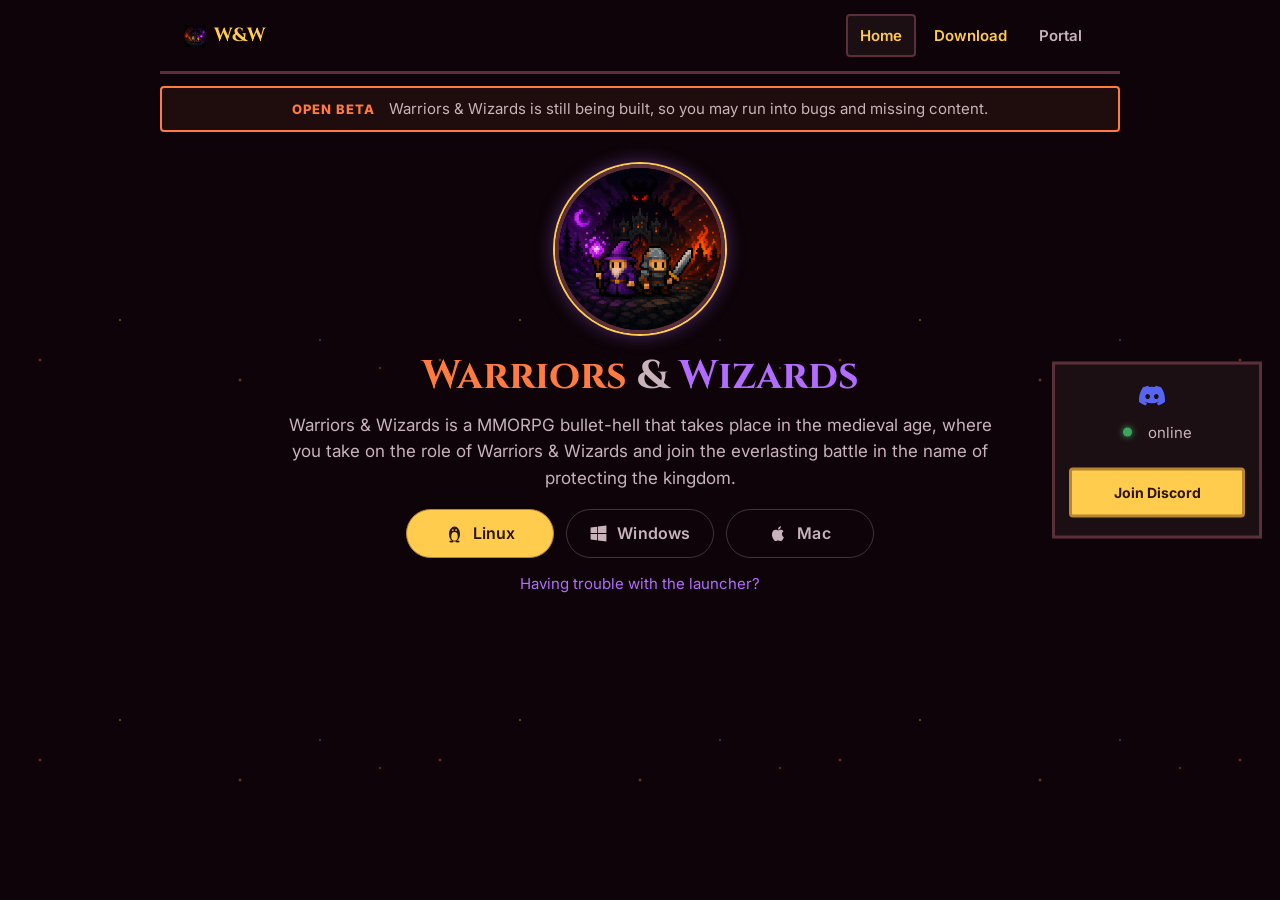
<file: index.html>
<!DOCTYPE html>
<html lang="en">
<head>
<meta charset="UTF-8">
<meta name="viewport" content="width=device-width, initial-scale=1.0">
<title>Warriors &amp; Wizards</title>
<meta name="description" content="Warriors &amp; Wizards is a free online action RPG. Download the launcher for Windows, Mac or Linux.">
<link rel="icon" href="assets/favicon-32.png" type="image/png" sizes="32x32">
<link rel="apple-touch-icon" href="assets/favicon-192.png">
<link rel="preconnect" href="https://fonts.googleapis.com">
<link rel="preconnect" href="https://fonts.gstatic.com" crossorigin>
<link href="https://fonts.googleapis.com/css2?family=Cinzel:wght@700&family=Inter:wght@400;600;700;800&display=swap" rel="stylesheet">
<link rel="stylesheet" href="css/style.css">
</head>
<body>

<div class="embers"></div>

<nav class="site-nav" aria-label="Site">
  <a class="nav-brand" href="/"><img src="assets/favicon-32.png" alt="" width="22" height="22"> W&amp;W</a>
  <div class="nav-links">
    <a href="/" class="nav-link is-current">Home</a>
    <a href="/download/" class="nav-link nav-download">Download</a>
    <a href="https://portal.warriorsandwizards.com" class="nav-link">Portal</a>
  </div>
</nav>

<div class="beta-banner" role="note">
  <strong>OPEN BETA</strong> Warriors &amp; Wizards is still being built, so you may run into bugs and missing content.
</div>

<main>
  <section class="hero">
    <div class="hero-art-wrap">
      <img class="hero-art" src="assets/hero-art.png" alt="Warriors &amp; Wizards key art: a wizard and a warrior stand before a burning castle under a purple moon">
    </div>
    <div class="hero-text">
      <h1 class="game-title"><span class="t-war">Warriors</span> <span class="amp">&amp;</span> <span class="t-wiz">Wizards</span></h1>
      <p class="tagline">Warriors &amp; Wizards is a MMORPG bullet-hell that takes place in the medieval age, where you take on the role of Warriors &amp; Wizards and join the everlasting battle in the name of protecting the kingdom.</p>
      <div class="cta-row" id="downloads" aria-label="Download the game">
        <a class="btn btn-primary btn-os" id="dl-windows" title="Download for Windows" aria-label="Download for Windows" href="/downloads/WaW-Installer.exe">
          <svg viewBox="0 0 24 24" aria-hidden="true"><path fill="currentColor" d="M2 4.5 10.2 3.4v8.1H2zM11.2 3.2 22 1.8v9.7H11.2zM2 12.5h8.2v8.1L2 19.5zM11.2 12.5H22v9.7l-10.8-1.4z"/></svg>
          <span>Windows</span>
        </a>
        <a class="btn btn-primary btn-os" id="dl-linux" title="Download for Linux" aria-label="Download for Linux" href="/downloads/WaW-Installer-linux.tar.gz">
          <svg viewBox="0 0 24 24" aria-hidden="true"><defs><mask id="tux-cut"><rect width="24" height="24" fill="#fff"/><ellipse cx="12" cy="15.6" rx="4.1" ry="5.6" fill="#000"/><circle cx="10" cy="7.6" r="1.1" fill="#000"/><circle cx="14" cy="7.6" r="1.1" fill="#000"/></mask></defs><ellipse cx="12" cy="12.6" rx="7" ry="9.4" fill="currentColor" mask="url(#tux-cut)"/><ellipse cx="8.2" cy="22.2" rx="2.7" ry="1.3" fill="currentColor"/><ellipse cx="15.8" cy="22.2" rx="2.7" ry="1.3" fill="currentColor"/></svg>
          <span>Linux</span>
        </a>
        <a class="btn btn-primary btn-os" id="dl-mac" title="Download for Mac" aria-label="Download for Mac" href="/downloads/WaW-Mac.zip">
          <svg viewBox="0 0 24 24" aria-hidden="true"><path fill="currentColor" d="M16.4 12.6c0-2.3 1.9-3.4 2-3.5-1.1-1.6-2.8-1.8-3.4-1.8-1.4-.1-2.8.9-3.5.9-.7 0-1.9-.9-3.1-.8-1.6 0-3.1.9-3.9 2.4-1.7 2.9-.4 7.2 1.2 9.5.8 1.1 1.7 2.4 2.9 2.3 1.2 0 1.6-.7 3-.7s1.8.7 3.1.7c1.3 0 2.1-1.1 2.8-2.3.9-1.3 1.3-2.6 1.3-2.6s-2.4-1-2.4-4.1zM14.1 5.6c.6-.8 1.1-1.8 1-2.9-.9 0-2.1.6-2.7 1.4-.6.7-1.1 1.8-1 2.8 1 .1 2.1-.5 2.7-1.3z"/></svg>
          <span>Mac</span>
        </a>
      </div>
      <p class="hint"><a href="/download/#faq">Having trouble with the launcher?</a></p>
      <p class="hint" id="alt-hint" hidden></p>
    </div>
  </section>

</main>

<aside class="side-ad">
    <div id="discord-card" class="discord-card" hidden>
      <div class="discord-head">
        <svg class="discord-icon" viewBox="0 0 127.14 96.36" aria-hidden="true">
          <path fill="currentColor" d="M107.7,8.07A105.15,105.15,0,0,0,81.47,0a72.06,72.06,0,0,0-3.36,6.83A97.68,97.68,0,0,0,49,6.83,72.37,72.37,0,0,0,45.64,0,105.89,105.89,0,0,0,19.39,8.09C2.79,32.65-1.71,56.6.54,80.21h0A105.73,105.73,0,0,0,32.71,96.36,77.7,77.7,0,0,0,39.6,85.25a68.42,68.42,0,0,1-10.85-5.18c.91-.66,1.8-1.34,2.66-2a75.57,75.57,0,0,0,64.32,0c.87.71,1.76,1.39,2.66,2a68.68,68.68,0,0,1-10.87,5.19,77,77,0,0,0,6.89,11.1A105.25,105.25,0,0,0,126.6,80.22h0C129.24,52.84,122.09,29.11,107.7,8.07ZM42.45,65.69C36.18,65.69,31,60,31,53s5-12.74,11.43-12.74S54,46,53.89,53,48.84,65.69,42.45,65.69Zm42.24,0C78.41,65.69,73.25,60,73.25,53s5-12.74,11.44-12.74S96.23,46,96.12,53,91.08,65.69,84.69,65.69Z"/>
        </svg>
        <span id="discord-name" class="discord-name"></span>
      </div>
      <div class="discord-status">
        <span class="online-dot"></span>
        <span id="discord-online"></span> online
      </div>
      <div id="discord-avatars" class="discord-avatars"></div>
      <a id="discord-join" class="btn btn-primary" href="#" target="_blank" rel="noopener">Join Discord</a>
    </div>
</aside>

<script src="js/os.js"></script>
<script src="js/script.js"></script>
</body>
</html>
</file>
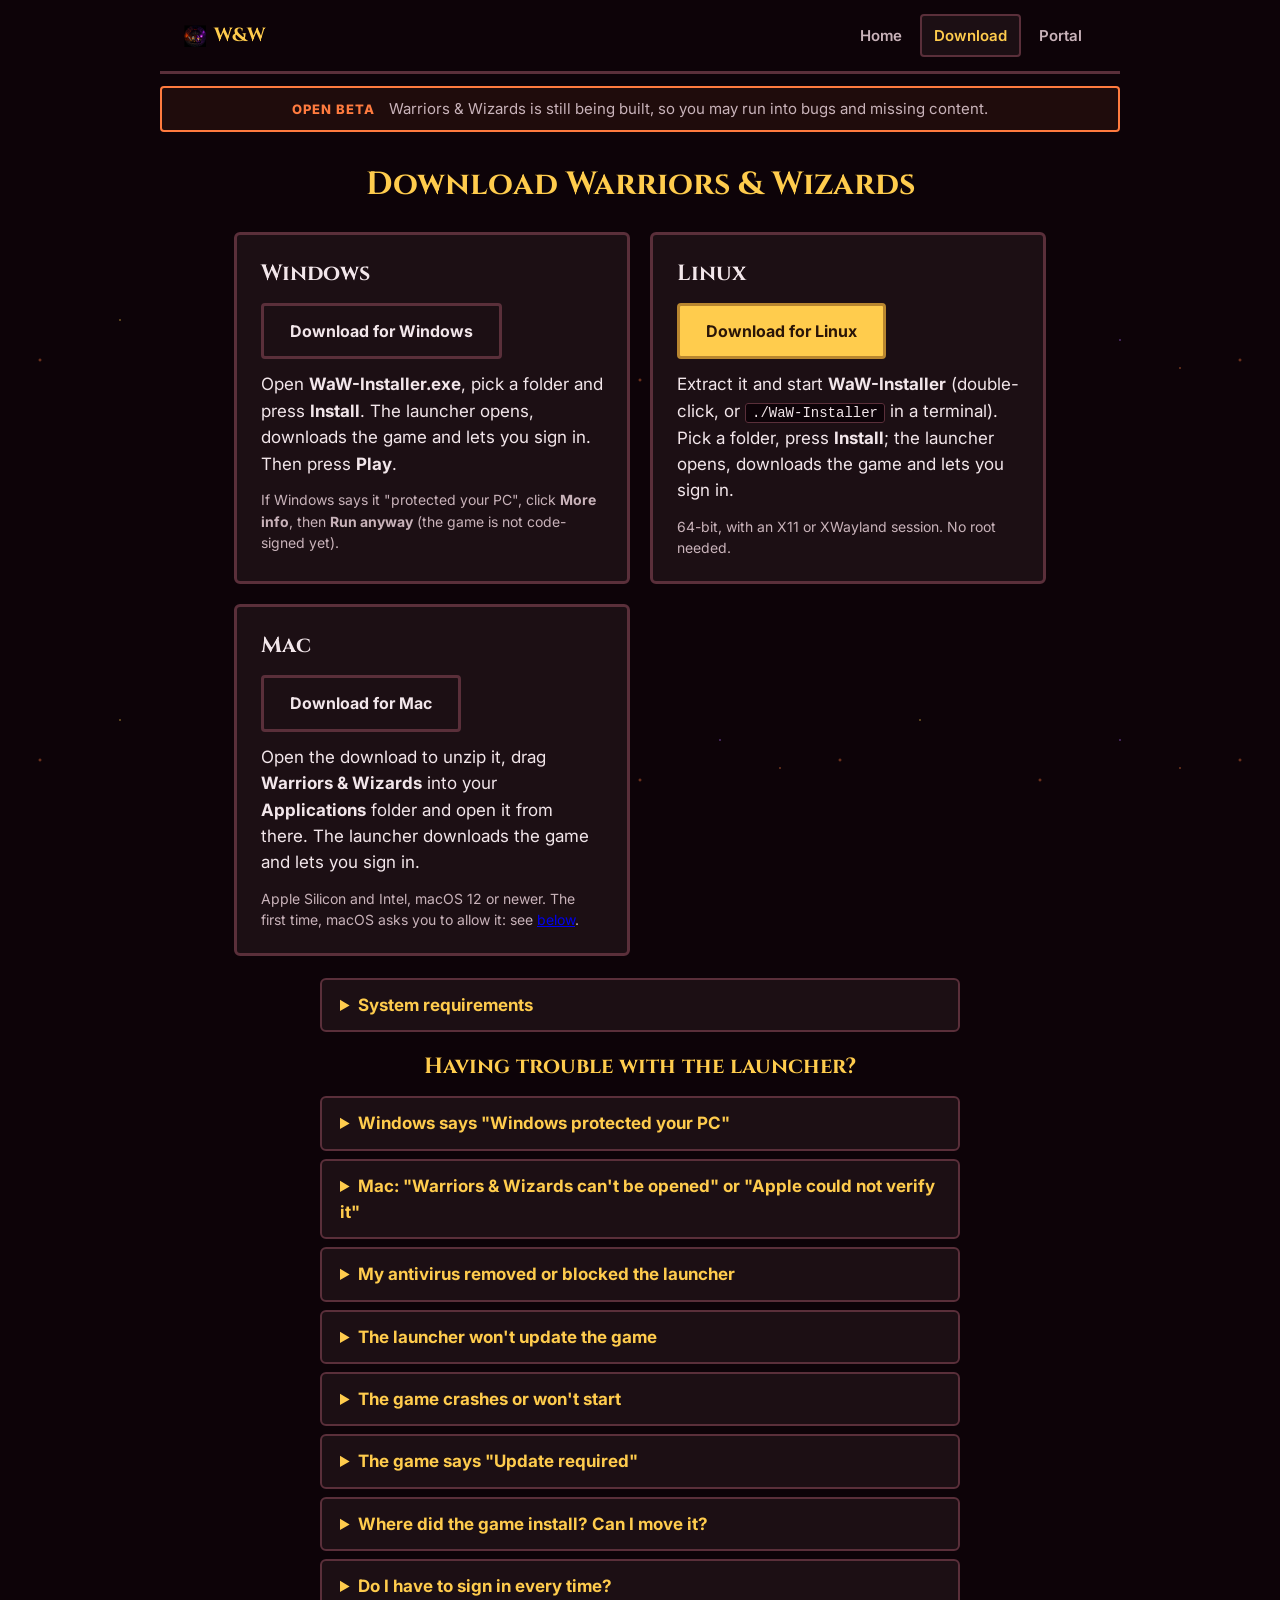
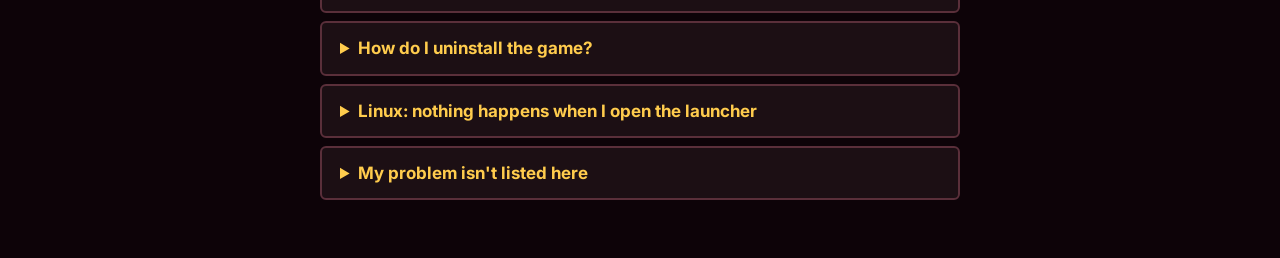
<file: download/index.html>
<!DOCTYPE html>
<html lang="en">
<head>
<meta charset="UTF-8">
<meta name="viewport" content="width=device-width, initial-scale=1.0">
<title>Download - Warriors &amp; Wizards</title>
<meta name="description" content="Download the Warriors &amp; Wizards launcher for Windows, Mac or Linux.">
<link rel="icon" href="../assets/favicon-32.png" type="image/png" sizes="32x32">
<link rel="apple-touch-icon" href="../assets/favicon-192.png">
<link rel="preconnect" href="https://fonts.googleapis.com">
<link rel="preconnect" href="https://fonts.gstatic.com" crossorigin>
<link href="https://fonts.googleapis.com/css2?family=Cinzel:wght@700&family=Inter:wght@400;600;700;800&display=swap" rel="stylesheet">
<link rel="stylesheet" href="../css/style.css">
</head>
<body>

<div class="embers"></div>

<nav class="site-nav" aria-label="Site">
  <a class="nav-brand" href="/"><img src="../assets/favicon-32.png" alt="" width="22" height="22"> W&amp;W</a>
  <div class="nav-links">
    <a href="/" class="nav-link">Home</a>
    <a href="/download/" class="nav-link nav-download is-current">Download</a>
    <a href="https://portal.warriorsandwizards.com" class="nav-link">Portal</a>
  </div>
</nav>

<div class="beta-banner" role="note">
  <strong>OPEN BETA</strong> Warriors &amp; Wizards is still being built, so you may run into bugs and missing content.
</div>

<main class="page">
  <h1 class="page-title">Download Warriors &amp; Wizards</h1>

  <div class="cards">
    <section class="card">
      <h2 class="card-title">Windows</h2>
      <a class="btn btn-primary" id="dl-windows" href="/downloads/WaW-Installer.exe">Download for Windows</a>
      <p>Open <strong>WaW-Installer.exe</strong>, pick a folder and press <strong>Install</strong>. The launcher opens, downloads the game and lets you sign in. Then press <strong>Play</strong>.</p>
      <p class="fine">If Windows says it "protected your PC", click <strong>More info</strong>, then <strong>Run anyway</strong> (the game is not code-signed yet).</p>
    </section>

    <section class="card">
      <h2 class="card-title">Linux</h2>
      <a class="btn btn-primary" id="dl-linux" href="/downloads/WaW-Installer-linux.tar.gz">Download for Linux</a>
      <p>Extract it and start <strong>WaW-Installer</strong> (double-click, or <code>./WaW-Installer</code> in a terminal). Pick a folder, press <strong>Install</strong>; the launcher opens, downloads the game and lets you sign in.</p>
      <p class="fine">64-bit, with an X11 or XWayland session. No root needed.</p>
    </section>

    <section class="card">
      <h2 class="card-title">Mac</h2>
      <a class="btn btn-primary" id="dl-mac" href="/downloads/WaW-Mac.zip">Download for Mac</a>
      <p>Open the download to unzip it, drag <strong>Warriors &amp; Wizards</strong> into your <strong>Applications</strong> folder and open it from there. The launcher downloads the game and lets you sign in.</p>
      <p class="fine">Apple Silicon and Intel, macOS 12 or newer. The first time, macOS asks you to allow it: see <a href="#faq-mac">below</a>.</p>
    </section>
  </div>

  <details class="reqs">
    <summary>System requirements</summary>
    <ul>
      <li><strong>Windows:</strong> 64-bit Windows 10 or 11.</li>
      <li><strong>Mac:</strong> macOS 12 Monterey or newer, Apple Silicon (M1 and later) or Intel.</li>
      <li><strong>Linux:</strong> 64-bit, X11 or XWayland, Mesa 19+ or the NVIDIA driver.</li>
      <li><strong>Graphics:</strong> OpenGL 3.3, which is almost anything from the last 15 years (every Mac, older laptops included).</li>
      <li><strong>Space:</strong> about 150 MB. <strong>Memory:</strong> 4 GB.</li>
    </ul>
  </details>

  <section class="faq" id="faq">
    <h2 class="faq-title">Having trouble with the launcher?</h2>

    <details class="reqs">
      <summary>Windows says "Windows protected your PC"</summary>
      <p>The launcher isn't code-signed yet, so Windows doesn't recognise it. Click <strong>More info</strong>, then <strong>Run anyway</strong>. You only have to do this once.</p>
    </details>

    <details class="reqs" id="faq-mac">
      <summary>Mac: "Warriors &amp; Wizards can't be opened" or "Apple could not verify it"</summary>
      <p>The launcher isn't signed with an Apple developer certificate yet, so macOS asks you to allow it once. Try to open it, press <strong>Done</strong>, then open <strong>System Settings &gt; Privacy &amp; Security</strong>, scroll down to <strong>Warriors &amp; Wizards was blocked</strong> and press <strong>Open Anyway</strong>. On macOS 14 or older you can also right-click the app and choose <strong>Open</strong>. You only have to do this once.</p>
      <p>Open it from your <strong>Applications</strong> folder, not straight from Downloads: macOS runs apps from Downloads in a read-only copy, and the launcher can't update itself there.</p>
    </details>

    <details class="reqs">
      <summary>My antivirus removed or blocked the launcher</summary>
      <p>Unsigned programs sometimes get flagged. Restore <strong>WaW-Installer.exe</strong> or <strong>WaWLauncher.exe</strong> from your antivirus's quarantine and allow the folder you installed the game in, then start the launcher again.</p>
    </details>

    <details class="reqs">
      <summary>The launcher won't update the game</summary>
      <p>The launcher looks for updates every time you open it and again when you press <strong>PLAY</strong>. When one is out, the big button says <strong>UPDATE</strong>. It can't replace the game's files while the game is running: close the game, then press <strong>UPDATE</strong> again.</p>
    </details>

    <details class="reqs">
      <summary>The game crashes or won't start</summary>
      <p>Press <strong>Repair</strong> in the launcher. It checks every game file and downloads again any that are missing or damaged. Your settings are kept.</p>
    </details>

    <details class="reqs">
      <summary>The game says "Update required"</summary>
      <p>A new version came out while you were playing. Close the game and start it from the launcher, which downloads the update first.</p>
    </details>

    <details class="reqs">
      <summary>Where did the game install? Can I move it?</summary>
      <p>The launcher goes in the folder you picked the first time, and the game goes in a <strong>Game</strong> folder inside it. To move it, move the whole folder, launcher included, and update your shortcuts.</p>
      <p>On a Mac the launcher is the app in <strong>Applications</strong>, and the game lives in <strong>~/Library/Application Support/Warriors and Wizards</strong>.</p>
    </details>

    <details class="reqs">
      <summary>Do I have to sign in every time?</summary>
      <p>No. Tick <strong>Remember me on this PC</strong> when you sign in, and the launcher keeps you signed in. It never stores your password, only a sign-in key that stops working after 30 days without use, or as soon as you press <strong>Sign out</strong>. <strong>PLAY</strong> opens the game already signed in.</p>
    </details>

    <details class="reqs">
      <summary>How do I uninstall the game?</summary>
      <p>On Windows, open <strong>Settings &gt; Apps</strong>, find <strong>Warriors &amp; Wizards</strong> and choose <strong>Uninstall</strong>, or press <strong>Uninstall</strong> at the bottom of the launcher (that one works on Linux and Mac too). On a Mac, then drag <strong>Warriors &amp; Wizards</strong> from Applications to the Bin. Your account and characters stay safe on the server.</p>
    </details>

    <details class="reqs">
      <summary>Linux: nothing happens when I open the launcher</summary>
      <p>Open a terminal in the extracted folder and run <code>chmod +x WaW-Installer</code>, then <code>./WaW-Installer</code> (for the installed launcher: <code>./WaWLauncher</code> in its folder). If it still won't start, the terminal shows why. The launcher needs an X11 or XWayland session.</p>
    </details>

    <details class="reqs">
      <summary>My problem isn't listed here</summary>
      <p>Tell us on <a href="https://discord.gg/DwPCmEFkQe" target="_blank" rel="noopener">Discord</a> what you saw and which system you're on.</p>
    </details>
  </section>

</main>

<script src="../js/os.js"></script>
</body>
</html>
</file>
<file: css/style.css>
/* Fonts (2026-09-22): the pixel fonts (Press Start 2P / VT323) were hard to read at small sizes; titles are Cinzel now, everything
   else Inter. */
:root {
  --bg: #0d0308;
  --panel: #1c0f14;
  --border: #5a2f3a;
  --gold: #ffcc4d;
  --purple: #b26cff;
  --ember: #ff7b3f;
  --text: #f2e6ea;
  --text-dim: #c9b3ba;
  --font-display: 'Cinzel', Georgia, serif;
  --font-ui: 'Inter', system-ui, -apple-system, 'Segoe UI', Roboto, sans-serif;
}

* { box-sizing: border-box; }

body {
  margin: 0;
  background: var(--bg);
  color: var(--text);
  font-family: var(--font-ui);
  font-size: 17px;
  line-height: 1.55;
  overflow-x: hidden;
}

/* drifting ember particles for atmosphere */
.embers {
  position: fixed;
  inset: 0;
  z-index: -1;
  pointer-events: none;
  background-image:
    radial-gradient(2px 2px at 10% 90%, var(--ember), transparent),
    radial-gradient(1.5px 1.5px at 30% 80%, var(--gold), transparent),
    radial-gradient(2px 2px at 60% 95%, var(--ember), transparent),
    radial-gradient(1.5px 1.5px at 80% 85%, var(--purple), transparent),
    radial-gradient(1.5px 1.5px at 95% 92%, var(--ember), transparent);
  background-repeat: repeat;
  background-size: 400px 400px;
  animation: drift 14s linear infinite;
  opacity: 0.6;
}
@keyframes drift {
  from { background-position: 0 0; }
  to { background-position: 0 -400px; }
}

.hero {
  display: flex;
  flex-direction: column;
  align-items: center;
  text-align: center;
  gap: 18px;
  max-width: 760px;
  margin: 0 auto;
  padding: 32px 24px 12px;
}
.hero-text {
  max-width: 100%;
}
.game-title {
  font-family: var(--font-display);
  font-weight: 700;
  font-size: 40px;
  line-height: 1.2;
  margin: 0 0 12px;
}
.t-war { color: var(--ember); }
.t-wiz { color: var(--purple); }
.amp { color: var(--text-dim); }
.hero-art-wrap {
  flex: 0 0 auto;
  width: 170px;
  height: 170px;
  border-radius: 50%;
  overflow: hidden;
  border: 4px solid var(--border);
  box-shadow: 0 0 0 2px var(--gold), 0 0 20px rgba(178, 108, 255, 0.45);
}
.hero-art {
  width: 100%;
  height: 100%;
  object-fit: cover;
  display: block;
}

.tagline {
  font-size: 17px;
  line-height: 1.55;
  color: var(--text-dim);
  margin: 0 0 18px;
}
.tagline:last-child {
  margin-bottom: 0;
}

.discord-card {
  display: inline-flex;
  flex-direction: column;
  align-items: center;
  gap: 14px;
  background: var(--panel);
  border: 3px solid var(--border);
  padding: 22px 28px;
}
.discord-head {
  display: flex;
  align-items: center;
  gap: 10px;
}
.discord-icon {
  width: 26px;
  height: 26px;
  color: #5865f2;
}
.discord-name {
  font-weight: 700;
  font-size: 15px;
  color: var(--text);
}
.discord-status {
  display: flex;
  align-items: center;
  gap: 8px;
  font-size: 15px;
  color: var(--text-dim);
}
.online-dot {
  width: 9px;
  height: 9px;
  border-radius: 50%;
  background: #3ba55d;
  box-shadow: 0 0 6px #3ba55d;
}
.discord-avatars {
  display: flex;
}
.discord-avatar {
  width: 32px;
  height: 32px;
  border-radius: 50%;
  border: 2px solid var(--panel);
  margin-left: -10px;
  background: #23272a;
}
.discord-avatar:first-child { margin-left: 0; }

.btn {
  display: inline-block;
  padding: 13px 26px;
  font-family: var(--font-ui);
  font-weight: 700;
  font-size: 16px;
  text-decoration: none;
  border: 3px solid var(--border);
  border-radius: 4px;
  transition: transform 0.1s ease, background 0.15s ease;
}
.btn:active { transform: translateY(2px); }
.btn-primary {
  background: var(--gold);
  color: #2a1508;
  border-color: #b8862f;
}
.btn-primary:hover { background: #ffd86b; }
.btn-secondary {
  background: var(--panel);
  color: var(--text);
  border-color: var(--border);
}
.btn-secondary:hover { border-color: var(--purple); color: var(--gold); }

/* the download buttons on the landing page (2026-10-04, the user: sleek / minimal - an OS icon + one word): compact pills of one width,
   a thin border, your own system's button gold (os.js) and the others outlined */
.btn-os {
  display: inline-flex;
  align-items: center;
  justify-content: center;
  gap: 9px;
  min-width: 148px;
  padding: 11px 22px;
  font-size: 16px;
  font-weight: 600;
  letter-spacing: 0.2px;
  border-width: 1.5px;
  border-radius: 999px;
  transition: transform 0.12s ease, background 0.15s ease, border-color 0.15s ease, box-shadow 0.15s ease;
}
.btn-os svg { width: 19px; height: 19px; flex: 0 0 auto; }
.btn-os:hover { transform: translateY(-1px); box-shadow: 0 6px 18px rgba(0, 0, 0, 0.35); }
.btn-os:active { transform: translateY(1px); box-shadow: none; }
.btn-os.btn-secondary { background: transparent; border-color: rgba(242, 230, 234, 0.22); color: var(--text-dim); }
.btn-os.btn-secondary:hover { border-color: var(--gold); color: var(--gold); }

.site-footer {
  text-align: center;
  padding: 24px;
  font-size: 15px;
  color: var(--text-dim);
}
.site-footer a {
  color: var(--purple);
  text-decoration: none;
}
.site-footer a:hover { color: var(--gold); }

@media (max-width: 640px) {
  .hero {
    padding-top: 24px;
  }
  .hero-art-wrap { width: 130px; height: 130px; }
  .game-title { font-size: 30px; }
  .tagline { font-size: 16px; }
  .btn-os { min-width: 0; width: 100%; max-width: 280px; }
  .cta-row { flex-direction: column; align-items: center; }
}

/* ---- site navigation ---- */
.site-nav {
  display: flex;
  align-items: center;
  justify-content: space-between;
  gap: 16px;
  max-width: 960px;
  margin: 0 auto;
  padding: 14px 24px;
  border-bottom: 3px solid var(--border);
}
.nav-brand {
  display: inline-flex;
  align-items: center;
  gap: 8px;
  font-family: var(--font-display);
  font-weight: 700;
  font-size: 19px;
  color: var(--gold);
  text-decoration: none;
}
.nav-links { display: flex; gap: 4px; flex-wrap: wrap; justify-content: flex-end; }
.nav-link {
  font-weight: 600;
  font-size: 15px;
  color: var(--text-dim);
  text-decoration: none;
  padding: 8px 12px;
  border: 2px solid transparent;
  border-radius: 4px;
}
.nav-link:hover, .nav-link.is-current { color: var(--gold); border-color: var(--border); background: var(--panel); }
.nav-download { color: var(--gold); }

/* ---- landing calls to action ---- */
.cta-row {
  display: flex;
  flex-wrap: wrap;
  justify-content: center;
  gap: 12px;
  margin: 6px 0 14px;
}
.hint {
  font-size: 15px;
  color: var(--text-dim);
  margin: 0 0 6px;
}
.hint a { color: var(--purple); text-decoration: none; }
.hint a:hover { color: var(--gold); text-decoration: underline; }

/* ---- beta warning under the nav, on every page ---- */
.beta-banner {
  max-width: 960px;
  margin: 12px auto 0;
  padding: 10px 16px;
  border: 2px solid var(--ember);
  border-radius: 4px;
  background: rgba(255, 123, 63, .08);
  color: var(--text-dim);
  font-size: 15px;
  line-height: 1.45;
  text-align: center;
}
.beta-banner strong { font-weight: 800; font-size: 13px; letter-spacing: 1px; color: var(--ember); margin-right: 10px; }
.beta-banner a { color: var(--gold); }

/* ---- inner pages (Download) ---- */
.page {
  max-width: 860px;
  margin: 0 auto;
  padding: 28px 24px 40px;
  text-align: center;
}
.page-title {
  font-family: var(--font-display);
  font-weight: 700;
  font-size: 32px;
  color: var(--gold);
  margin: 0 0 8px;
}
.cards {
  display: grid;
  grid-template-columns: repeat(auto-fit, minmax(300px, 1fr));
  gap: 20px;
  margin: 22px 0;
  text-align: left;
}
.card {
  background: var(--panel);
  border: 3px solid var(--border);
  border-radius: 6px;
  padding: 22px 24px;
  display: flex;
  flex-direction: column;
  gap: 12px;
}
.card-title {
  font-family: var(--font-display);
  font-weight: 700;
  font-size: 22px;
  color: var(--text);
  margin: 0;
}
.card p { margin: 0; }
.card .btn { align-self: flex-start; }
.fine { font-size: 14px; color: var(--text-dim); }
code { font-family: ui-monospace, Consolas, monospace; font-size: 14px; background: var(--bg); border: 1px solid var(--border); padding: 1px 6px; border-radius: 3px; }

/* ---- folded system requirements ---- */
.reqs {
  max-width: 640px;
  margin: 0 auto 18px;
  text-align: left;
  background: var(--panel);
  border: 2px solid var(--border);
  border-radius: 6px;
  padding: 12px 18px;
}
.reqs summary { cursor: pointer; font-weight: 700; color: var(--gold); }
.reqs ul { margin: 10px 0 4px; padding-left: 20px; font-size: 15px; color: var(--text-dim); }
.reqs li { margin-bottom: 6px; }
.reqs strong { color: var(--text); }
.reqs p { margin: 10px 0 4px; font-size: 15px; color: var(--text-dim); }
.reqs p a { color: var(--purple); }

/* ---- launcher FAQ on the Download page: one folded .reqs box per question ---- */
.faq { max-width: 640px; margin: 8px auto 18px; scroll-margin-top: 20px; }
.faq-title { font-family: 'Cinzel', serif; color: var(--gold); font-size: 22px; margin: 0 0 12px; }
.faq .reqs { margin-bottom: 8px; }

@media (max-width: 640px) {
  .site-nav { padding: 10px 14px; flex-wrap: wrap; justify-content: center; }
  .nav-link { font-size: 14px; padding: 6px 8px; }
  .nav-brand { font-size: 16px; }
  .card .btn { align-self: stretch; text-align: center; }
  .page-title { font-size: 26px; }
}

/* ---- Discord panel on the side, tall like a banner ad ---- */
.side-ad {
  position: fixed;
  right: 18px;
  top: 50%;
  transform: translateY(-50%);
  width: 210px;
  z-index: 5;
}
.side-ad .discord-card {
  display: flex;
  width: 100%;
  padding: 18px 14px;
  gap: 12px;
}
.side-ad .discord-name { font-size: 14px; text-align: center; }
.side-ad .discord-avatars { flex-wrap: wrap; justify-content: center; }
.side-ad .discord-avatar { margin-left: -6px; }
.side-ad .btn { padding: 11px 16px; font-size: 14px; text-align: center; width: 100%; }
@media (max-width: 1240px) {
  .side-ad { position: static; transform: none; width: auto; margin: 0 auto 32px; text-align: center; }
  .side-ad .discord-card { display: inline-flex; width: auto; }
}
</file>
